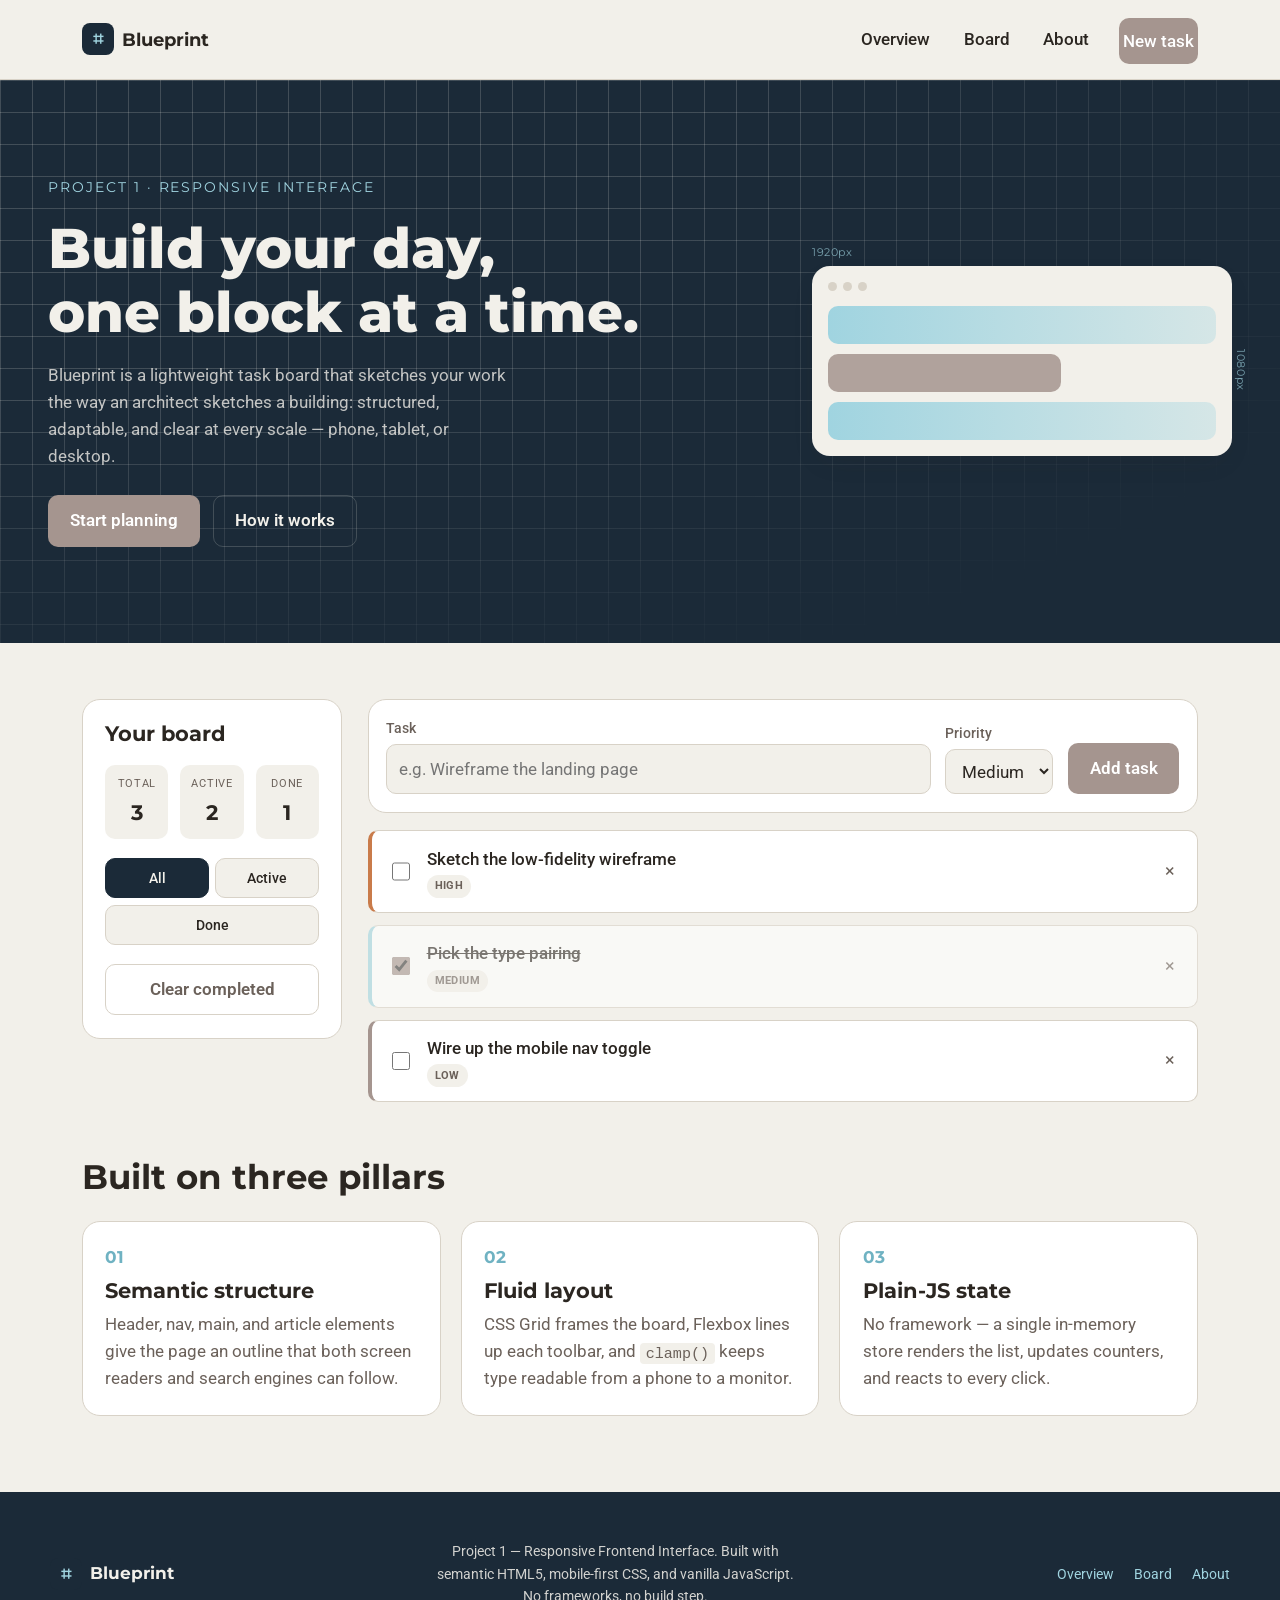
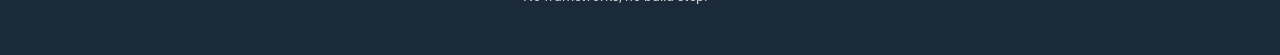
<file: indexx.html>
<!DOCTYPE html>
<html lang="en">
<head>
  <meta charset="UTF-8" />
  <meta name="viewport" content="width=device-width, initial-scale=1.0" />
  <title>Blueprint — Plan your build</title>
  <meta name="description" content="Blueprint is a responsive task board for planning your day, one block at a time." />
  <link rel="preconnect" href="https://fonts.googleapis.com" />
  <link rel="preconnect" href="https://fonts.gstatic.com" crossorigin />
  <link href="https://fonts.googleapis.com/css2?family=Montserrat:wght@600;700;800&family=Roboto:wght@400;500;700&display=swap" rel="stylesheet" />
  <link rel="stylesheet" href="styleeee.css" />
</head>
<body>

  <a class="skip-link" href="#main">Skip to content</a>

  <header class="site-header">
    <div class="header-inner">
      <a class="logo" href="#top">
        <span class="logo-mark" aria-hidden="true">⌗</span>
        Blueprint
      </a>

      <button
        class="nav-toggle"
        id="navToggle"
        aria-expanded="false"
        aria-controls="primaryNav"
        aria-label="Toggle menu"
      >
        <span></span><span></span><span></span>
      </button>

      <nav class="primary-nav" id="primaryNav" aria-label="Primary">
        <a href="#top">Overview</a>
        <a href="#board">Board</a>
        <a href="#about">About</a>
        <a class="nav-cta" href="#board">New task</a>
      </nav>
    </div>
  </header>

  <main id="main">

    <!-- HERO -->
    <section class="hero" id="top" aria-labelledby="hero-heading">
      <div class="hero-grid" aria-hidden="true"></div>
      <div class="hero-content">
        <p class="eyebrow">Project 1 · Responsive Interface</p>
        <h1 id="hero-heading">Build your day,<br />one block at a time.</h1>
        <p class="hero-sub">
          Blueprint is a lightweight task board that sketches your work the way an
          architect sketches a building: structured, adaptable, and clear at every
          scale — phone, tablet, or desktop.
        </p>
        <div class="hero-actions">
          <a href="#board" class="btn btn-primary">Start planning</a>
          <a href="#about" class="btn btn-ghost">How it works</a>
        </div>
      </div>

      <div class="hero-mock" role="img" aria-label="Preview of the Blueprint task board interface">
        <div class="mock-window">
          <div class="mock-bar">
            <span></span><span></span><span></span>
          </div>
          <div class="mock-row"></div>
          <div class="mock-row short"></div>
          <div class="mock-row"></div>
        </div>
        <span class="dim-label dim-top">1920px</span>
        <span class="dim-label dim-side">1080px</span>
      </div>
    </section>

    <!-- APP / BOARD -->
    <section class="app" id="board" aria-labelledby="board-heading">

      <aside class="sidebar" aria-label="Filters and stats">
        <h2 id="board-heading" class="sidebar-title">Your board</h2>

        <dl class="stats">
          <div class="stat">
            <dt>Total</dt>
            <dd id="statTotal">0</dd>
          </div>
          <div class="stat">
            <dt>Active</dt>
            <dd id="statActive">0</dd>
          </div>
          <div class="stat">
            <dt>Done</dt>
            <dd id="statDone">0</dd>
          </div>
        </dl>

        <div class="filter-group" role="group" aria-label="Filter tasks">
          <button class="filter-btn is-active" data-filter="all" type="button">All</button>
          <button class="filter-btn" data-filter="active" type="button">Active</button>
          <button class="filter-btn" data-filter="done" type="button">Done</button>
        </div>

        <button class="btn btn-outline clear-btn" id="clearDone" type="button">
          Clear completed
        </button>
      </aside>

      <div class="board">

        <form class="task-form" id="taskForm" novalidate>
          <div class="field field-grow">
            <label for="taskTitle">Task</label>
            <input
              type="text"
              id="taskTitle"
              name="taskTitle"
              placeholder="e.g. Wireframe the landing page"
              autocomplete="off"
              required
            />
          </div>

          <div class="field">
            <label for="taskPriority">Priority</label>
            <select id="taskPriority" name="taskPriority">
              <option value="low">Low</option>
              <option value="medium" selected>Medium</option>
              <option value="high">High</option>
            </select>
          </div>

          <button type="submit" class="btn btn-primary">Add task</button>
        </form>

        <p class="form-error" id="formError" role="alert" hidden>
          Give the task a title before adding it to the board.
        </p>

        <ul class="task-list" id="taskList" aria-live="polite" aria-label="Task list">
          <!-- Task <li><article> items are rendered here by script.js -->
        </ul>

        <p class="empty-state" id="emptyState">
          Nothing on the board yet. Add your first task above.
        </p>

      </div>
    </section>

    <!-- ABOUT / TOOLKIT -->
    <section class="about" id="about" aria-labelledby="about-heading">
      <h2 id="about-heading">Built on three pillars</h2>
      <div class="pillars">
        <article class="pillar">
          <span class="pillar-index">01</span>
          <h3>Semantic structure</h3>
          <p>
            Header, nav, main, and article elements give the page an outline
            that both screen readers and search engines can follow.
          </p>
        </article>
        <article class="pillar">
          <span class="pillar-index">02</span>
          <h3>Fluid layout</h3>
          <p>
            CSS Grid frames the board, Flexbox lines up each toolbar, and
            <code>clamp()</code> keeps type readable from a phone to a monitor.
          </p>
        </article>
        <article class="pillar">
          <span class="pillar-index">03</span>
          <h3>Plain-JS state</h3>
          <p>
            No framework — a single in-memory store renders the list, updates
            counters, and reacts to every click.
          </p>
        </article>
      </div>
    </section>

  </main>

  <footer class="site-footer">
    <div class="footer-inner">
      <div class="footer-brand">
        <span class="logo-mark" aria-hidden="true">⌗</span>
        <span>Blueprint</span>
      </div>
      <p class="footer-note">
        Project 1 — Responsive Frontend Interface. Built with semantic HTML5,
        mobile-first CSS, and vanilla JavaScript. No frameworks, no build step.
      </p>
      <nav class="footer-links" aria-label="Footer">
        <a href="#top">Overview</a>
        <a href="#board">Board</a>
        <a href="#about">About</a>
      </nav>
    </div>
  </footer>

  <script src="scriptt.js"></script>
</body>
</html>
</file>
<file: styleeee.css>
/* ==========================================================================
   Blueprint — Design tokens
   Palette: Mocha Mousse (stability) · Ethereal Blue (trust) · Moonlit Grey (refinement)
   Type: Montserrat (display) / Roboto (body) — 2 families, 3 weights
   ========================================================================== */

:root {
  /* Color */
  --color-bg: #f2f0ea;         /* Moonlit Grey */
  --color-surface: #ffffff;
  --color-primary: #a5958f;    /* Mocha Mousse */
  --color-primary-dark: #83766f;
  --color-accent: #a0d4e0;     /* Ethereal Blue */
  --color-accent-dark: #6fb2c2;
  --color-warn: #c97b4a;       /* terracotta — high priority */
  --color-ink: #2b2621;
  --color-ink-soft: #6b615a;
  --color-line: #d8d2c7;
  --color-dark: #1b2a38;       /* blueprint navy for hero */
  --color-dark-line: rgba(242, 240, 234, 0.18);

  /* Type */
  --font-display: "Montserrat", "Segoe UI", sans-serif;
  --font-body: "Roboto", "Segoe UI", sans-serif;

  --fs-hero: clamp(2rem, 1.35rem + 3vw, 3.5rem);
  --fs-h2: clamp(1.5rem, 1.2rem + 1.4vw, 2.1rem);
  --fs-h3: clamp(1.1rem, 1rem + 0.5vw, 1.3rem);
  --fs-body: clamp(1rem, 0.96rem + 0.2vw, 1.05rem);
  --fs-small: 0.875rem;

  /* Layout */
  --radius: 10px;
  --radius-lg: 18px;
  --shadow-soft: 0 10px 30px -12px rgba(43, 38, 33, 0.18);
  --content-width: 1180px;
  --gap: clamp(1rem, 0.8rem + 1vw, 2rem);
}

/* ==========================================================================
   Reset
   ========================================================================== */

*,
*::before,
*::after {
  box-sizing: border-box;
}

html {
  scroll-behavior: smooth;
}

@media (prefers-reduced-motion: reduce) {
  html {
    scroll-behavior: auto;
  }
  * {
    animation-duration: 0.01ms !important;
    transition-duration: 0.01ms !important;
  }
}

body {
  margin: 0;
  font-family: var(--font-body);
  font-size: var(--fs-body);
  color: var(--color-ink);
  background: var(--color-bg);
  line-height: 1.6;
}

h1, h2, h3 {
  font-family: var(--font-display);
  line-height: 1.15;
  margin: 0;
}

p { margin: 0; }

ul { list-style: none; margin: 0; padding: 0; }

a { color: inherit; }

button, input, select {
  font: inherit;
  color: inherit;
}

img { max-width: 100%; display: block; }

:focus-visible {
  outline: 3px solid var(--color-accent-dark);
  outline-offset: 2px;
}

.skip-link {
  position: absolute;
  left: 1rem;
  top: -3rem;
  background: var(--color-dark);
  color: var(--color-bg);
  padding: 0.6rem 1rem;
  border-radius: var(--radius);
  transition: top 0.2s ease;
  z-index: 100;
}
.skip-link:focus {
  top: 1rem;
}

/* ==========================================================================
   Header / Nav
   ========================================================================== */

.site-header {
  position: sticky;
  top: 0;
  z-index: 50;
  background: rgba(242, 240, 234, 0.92);
  backdrop-filter: blur(8px);
  border-bottom: 1px solid var(--color-line);
}

.header-inner {
  max-width: var(--content-width);
  margin-inline: auto;
  padding: 0.9rem clamp(1rem, 3vw, 2rem);
  display: flex;
  align-items: center;
  justify-content: space-between;
}

.logo {
  display: flex;
  align-items: center;
  gap: 0.5rem;
  font-family: var(--font-display);
  font-weight: 700;
  font-size: 1.15rem;
  text-decoration: none;
  color: var(--color-ink);
}

.logo-mark {
  display: inline-grid;
  place-items: center;
  width: 2rem;
  height: 2rem;
  border-radius: 8px;
  background: var(--color-dark);
  color: var(--color-accent);
  font-size: 1.1rem;
}

.nav-toggle {
  display: grid;
  gap: 5px;
  background: none;
  border: none;
  padding: 0.5rem;
  cursor: pointer;
}
.nav-toggle span {
  width: 22px;
  height: 2px;
  background: var(--color-ink);
  border-radius: 2px;
  transition: transform 0.2s ease, opacity 0.2s ease;
}
.nav-toggle[aria-expanded="true"] span:nth-child(1) {
  transform: translateY(7px) rotate(45deg);
}
.nav-toggle[aria-expanded="true"] span:nth-child(2) {
  opacity: 0;
}
.nav-toggle[aria-expanded="true"] span:nth-child(3) {
  transform: translateY(-7px) rotate(-45deg);
}

.primary-nav {
  position: absolute;
  top: 100%;
  left: 0;
  right: 0;
  display: flex;
  flex-direction: column;
  background: var(--color-bg);
  border-bottom: 1px solid var(--color-line);
  padding: 0.5rem clamp(1rem, 3vw, 2rem) 1rem;
  gap: 0.25rem;
  max-height: 0;
  overflow: hidden;
  transition: max-height 0.25s ease;
}
.primary-nav.is-open {
  max-height: 260px;
}
.primary-nav a {
  text-decoration: none;
  padding: 0.6rem 0.25rem;
  border-radius: var(--radius);
  font-weight: 500;
}
.primary-nav a:hover {
  color: var(--color-accent-dark);
}
.nav-cta {
  justify-self: start;
  background: var(--color-primary);
  color: var(--color-surface) !important;
  text-align: center;
  margin-top: 0.25rem;
}

/* Tablet+: horizontal nav, no toggle */
@media (min-width: 768px) {
  .nav-toggle { display: none; }

  .primary-nav {
    position: static;
    flex-direction: row;
    align-items: center;
    background: none;
    border: none;
    padding: 0;
    max-height: none;
    overflow: visible;
    gap: clamp(0.75rem, 2vw, 1.75rem);
  }
  .nav-cta {
    padding: 0.5rem 1rem;
  }
}

/* ==========================================================================
   Hero — the "blueprint" signature
   ========================================================================== */

.hero {
  position: relative;
  background: var(--color-dark);
  color: var(--color-bg);
  overflow: hidden;
  padding: clamp(2.5rem, 6vw, 5rem) clamp(1.25rem, 4vw, 3rem);
  display: grid;
  gap: clamp(2rem, 5vw, 3rem);
}

.hero-grid {
  position: absolute;
  inset: 0;
  background-image:
    linear-gradient(var(--color-dark-line) 1px, transparent 1px),
    linear-gradient(90deg, var(--color-dark-line) 1px, transparent 1px);
  background-size: 32px 32px;
  mask-image: radial-gradient(ellipse at top left, black 40%, transparent 85%);
}

.hero-content {
  position: relative;
  max-width: 640px;
  display: grid;
  gap: 1.1rem;
}

.eyebrow {
  font-family: var(--font-display);
  font-size: var(--fs-small);
  letter-spacing: 0.14em;
  text-transform: uppercase;
  color: var(--color-accent);
}

.hero h1 {
  font-size: var(--fs-hero);
  font-weight: 800;
}

.hero-sub {
  color: rgba(242, 240, 234, 0.78);
  max-width: 46ch;
}

.hero-actions {
  display: flex;
  flex-wrap: wrap;
  gap: 0.85rem;
  margin-top: 0.5rem;
}

.hero-mock {
  position: relative;
  justify-self: center;
  width: min(100%, 420px);
}

.mock-window {
  background: var(--color-bg);
  border-radius: var(--radius-lg);
  padding: 1rem;
  box-shadow: var(--shadow-soft);
  display: grid;
  gap: 0.6rem;
}
.mock-bar {
  display: flex;
  gap: 6px;
  margin-bottom: 0.3rem;
}
.mock-bar span {
  width: 9px;
  height: 9px;
  border-radius: 50%;
  background: var(--color-line);
}
.mock-row {
  height: 2.4rem;
  border-radius: var(--radius);
  background: linear-gradient(90deg, var(--color-accent) 0%, rgba(160, 212, 224, 0.35) 100%);
}
.mock-row.short {
  width: 60%;
  background: var(--color-primary);
  opacity: 0.85;
}

.dim-label {
  position: absolute;
  font-size: 0.7rem;
  font-family: var(--font-display);
  letter-spacing: 0.05em;
  color: var(--color-accent);
  opacity: 0.7;
}
.dim-top { top: -1.4rem; left: 0; }
.dim-side {
  top: 50%;
  right: -0.5rem;
  transform: rotate(90deg) translateX(50%);
  transform-origin: right center;
}

@media (min-width: 1024px) {
  .hero {
    grid-template-columns: 1.1fr 0.9fr;
    align-items: center;
    padding-block: clamp(4rem, 8vw, 6rem);
  }
  .hero-mock { justify-self: end; }
}

/* ==========================================================================
   Buttons
   ========================================================================== */

.btn {
  display: inline-flex;
  align-items: center;
  justify-content: center;
  gap: 0.4rem;
  padding: 0.7rem 1.3rem;
  border-radius: var(--radius);
  border: 1px solid transparent;
  font-weight: 600;
  text-decoration: none;
  cursor: pointer;
  transition: transform 0.15s ease, background 0.15s ease, border-color 0.15s ease;
}
.btn:hover { transform: translateY(-1px); }

.btn-primary {
  background: var(--color-primary);
  color: var(--color-surface);
}
.btn-primary:hover { background: var(--color-primary-dark); }

.btn-ghost {
  background: transparent;
  border-color: var(--color-dark-line);
  color: var(--color-bg);
}
.btn-ghost:hover { border-color: var(--color-accent); }

.btn-outline {
  background: transparent;
  border-color: var(--color-line);
  color: var(--color-ink-soft);
}
.btn-outline:hover {
  border-color: var(--color-primary);
  color: var(--color-ink);
}

/* ==========================================================================
   App / Board — CSS Grid macro layout
   ========================================================================== */

.app {
  max-width: var(--content-width);
  margin-inline: auto;
  padding: clamp(2rem, 5vw, 3.5rem) clamp(1.25rem, 4vw, 2rem);
  display: grid;
  gap: var(--gap);
  grid-template-columns: 1fr;
}

@media (min-width: 1024px) {
  .app {
    grid-template-columns: 260px 1fr;
    align-items: start;
  }
}

.sidebar {
  background: var(--color-surface);
  border: 1px solid var(--color-line);
  border-radius: var(--radius-lg);
  padding: 1.4rem;
  display: grid;
  gap: 1.2rem;
  align-content: start;
}

.sidebar-title {
  font-size: var(--fs-h3);
}

.stats {
  display: flex;
  gap: 0.75rem;
  margin: 0;
}
.stat {
  flex: 1;
  background: var(--color-bg);
  border-radius: var(--radius);
  padding: 0.6rem 0.5rem;
  text-align: center;
}
.stat dt {
  font-size: 0.7rem;
  text-transform: uppercase;
  letter-spacing: 0.06em;
  color: var(--color-ink-soft);
}
.stat dd {
  margin: 0.2rem 0 0;
  font-family: var(--font-display);
  font-weight: 700;
  font-size: 1.3rem;
}

/* Filter toolbar — Flexbox micro component */
.filter-group {
  display: flex;
  gap: 0.4rem;
  flex-wrap: wrap;
}
.filter-btn {
  flex: 1;
  min-width: 4.5rem;
  background: var(--color-bg);
  border: 1px solid var(--color-line);
  border-radius: var(--radius);
  padding: 0.5rem 0.6rem;
  font-size: var(--fs-small);
  font-weight: 500;
  cursor: pointer;
}
.filter-btn.is-active {
  background: var(--color-dark);
  border-color: var(--color-dark);
  color: var(--color-bg);
}

.clear-btn {
  width: 100%;
}

.board {
  display: grid;
  gap: 1.1rem;
  align-content: start;
}

/* Task form — Flexbox micro component */
.task-form {
  background: var(--color-surface);
  border: 1px solid var(--color-line);
  border-radius: var(--radius-lg);
  padding: 1.1rem;
  display: flex;
  flex-wrap: wrap;
  gap: 0.9rem;
  align-items: end;
}
.field {
  display: grid;
  gap: 0.3rem;
}
.field-grow { flex: 1 1 220px; }
.field label {
  font-size: var(--fs-small);
  font-weight: 500;
  color: var(--color-ink-soft);
}
.field input,
.field select {
  padding: 0.65rem 0.75rem;
  border: 1px solid var(--color-line);
  border-radius: var(--radius);
  background: var(--color-bg);
}
.field input:focus,
.field select:focus {
  border-color: var(--color-accent-dark);
}

.form-error {
  color: var(--color-warn);
  font-size: var(--fs-small);
  font-weight: 500;
}

/* Task list */
.task-list {
  display: grid;
  gap: 0.75rem;
}

.task-card {
  background: var(--color-surface);
  border: 1px solid var(--color-line);
  border-left: 4px solid var(--color-accent);
  border-radius: var(--radius);
  padding: 0.9rem 1rem;
  display: flex;
  align-items: center;
  gap: 0.85rem;
}
.task-card[data-priority="high"] { border-left-color: var(--color-warn); }
.task-card[data-priority="medium"] { border-left-color: var(--color-accent); }
.task-card[data-priority="low"] { border-left-color: var(--color-primary); }

.task-card.is-done {
  opacity: 0.6;
}
.task-card.is-done .task-title {
  text-decoration: line-through;
}

.task-check {
  width: 1.15rem;
  height: 1.15rem;
  accent-color: var(--color-primary);
  flex-shrink: 0;
}

.task-body {
  flex: 1;
  min-width: 0;
  display: grid;
  gap: 0.15rem;
}
.task-title {
  font-weight: 500;
  overflow-wrap: anywhere;
}
.task-meta {
  display: flex;
  gap: 0.5rem;
  align-items: center;
}
.priority-tag {
  font-size: 0.7rem;
  font-weight: 700;
  text-transform: uppercase;
  letter-spacing: 0.04em;
  padding: 0.15rem 0.5rem;
  border-radius: 999px;
  background: var(--color-bg);
  color: var(--color-ink-soft);
}

.task-delete {
  background: none;
  border: none;
  color: var(--color-ink-soft);
  cursor: pointer;
  font-size: 1.1rem;
  line-height: 1;
  padding: 0.4rem;
  border-radius: 50%;
  flex-shrink: 0;
}
.task-delete:hover {
  color: var(--color-warn);
  background: var(--color-bg);
}

.empty-state {
  text-align: center;
  color: var(--color-ink-soft);
  padding: 2rem 1rem;
  border: 1px dashed var(--color-line);
  border-radius: var(--radius-lg);
}
.empty-state[hidden] { display: none; }

/* ==========================================================================
   About / Pillars
   ========================================================================== */

.about {
  max-width: var(--content-width);
  margin-inline: auto;
  padding: 0 clamp(1.25rem, 4vw, 2rem) clamp(3rem, 6vw, 5rem);
}
.about h2 {
  font-size: var(--fs-h2);
  margin-bottom: 1.5rem;
}

.pillars {
  display: grid;
  gap: 1.25rem;
  grid-template-columns: 1fr;
}

@media (min-width: 768px) {
  .pillars { grid-template-columns: repeat(3, 1fr); }
}

.pillar {
  background: var(--color-surface);
  border: 1px solid var(--color-line);
  border-radius: var(--radius-lg);
  padding: 1.4rem;
  display: grid;
  gap: 0.5rem;
  align-content: start;
}
.pillar-index {
  font-family: var(--font-display);
  font-weight: 700;
  color: var(--color-accent-dark);
}
.pillar h3 { font-size: var(--fs-h3); }
.pillar p { color: var(--color-ink-soft); }
.pillar code {
  background: var(--color-bg);
  padding: 0.1rem 0.35rem;
  border-radius: 4px;
  font-size: 0.9em;
}

/* ==========================================================================
   Footer
   ========================================================================== */

.site-footer {
  background: var(--color-dark);
  color: rgba(242, 240, 234, 0.85);
  padding: clamp(2rem, 5vw, 3rem) clamp(1.25rem, 4vw, 2rem);
}
.footer-inner {
  max-width: var(--content-width);
  margin-inline: auto;
  display: grid;
  gap: 0.9rem;
  text-align: center;
  justify-items: center;
}
.footer-brand {
  display: flex;
  align-items: center;
  gap: 0.5rem;
  font-family: var(--font-display);
  font-weight: 700;
  color: var(--color-bg);
}
.footer-note {
  max-width: 46ch;
  font-size: var(--fs-small);
}
.footer-links {
  display: flex;
  gap: 1.25rem;
}
.footer-links a {
  text-decoration: none;
  font-size: var(--fs-small);
  color: var(--color-accent);
}
.footer-links a:hover { text-decoration: underline; }

@media (min-width: 768px) {
  .footer-inner {
    grid-template-columns: auto 1fr auto;
    text-align: left;
    justify-items: start;
    align-items: center;
  }
  .footer-note { justify-self: center; text-align: center; }
  .footer-links { justify-self: end; }
}
</file>
